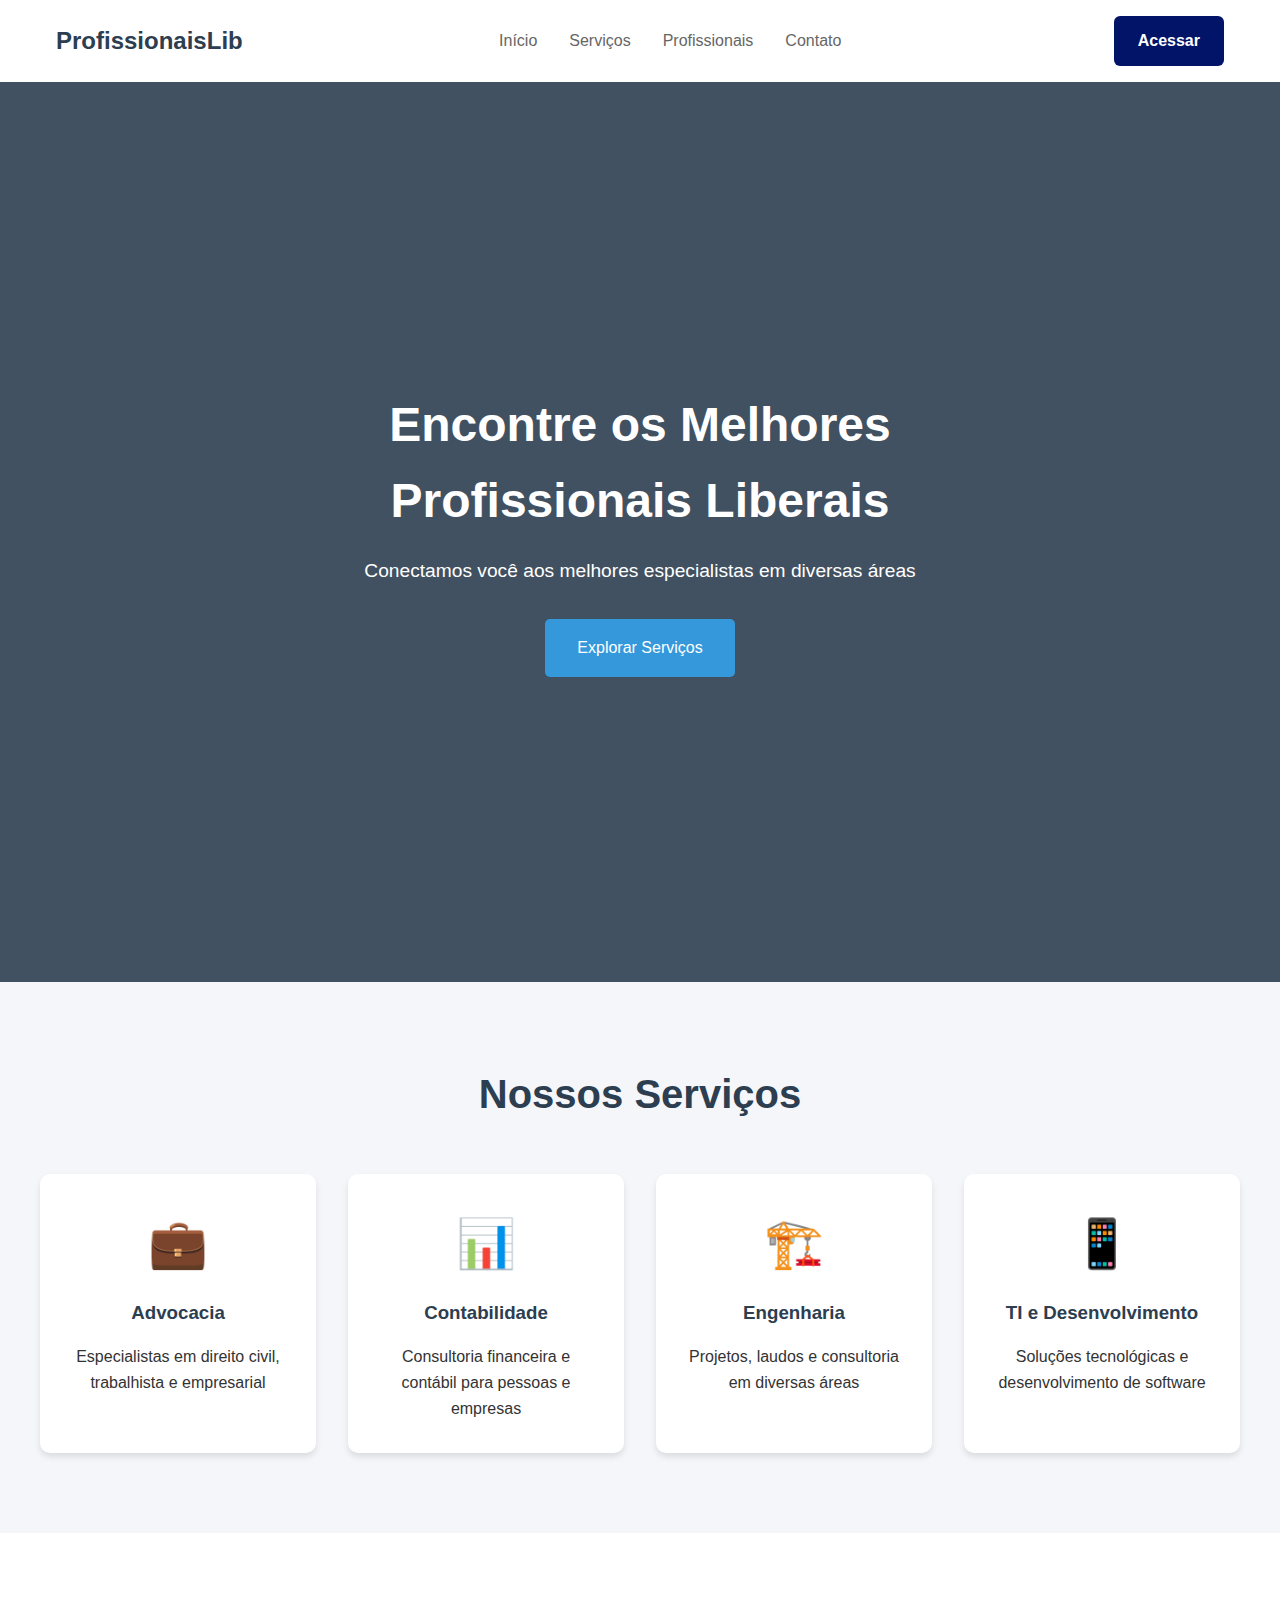
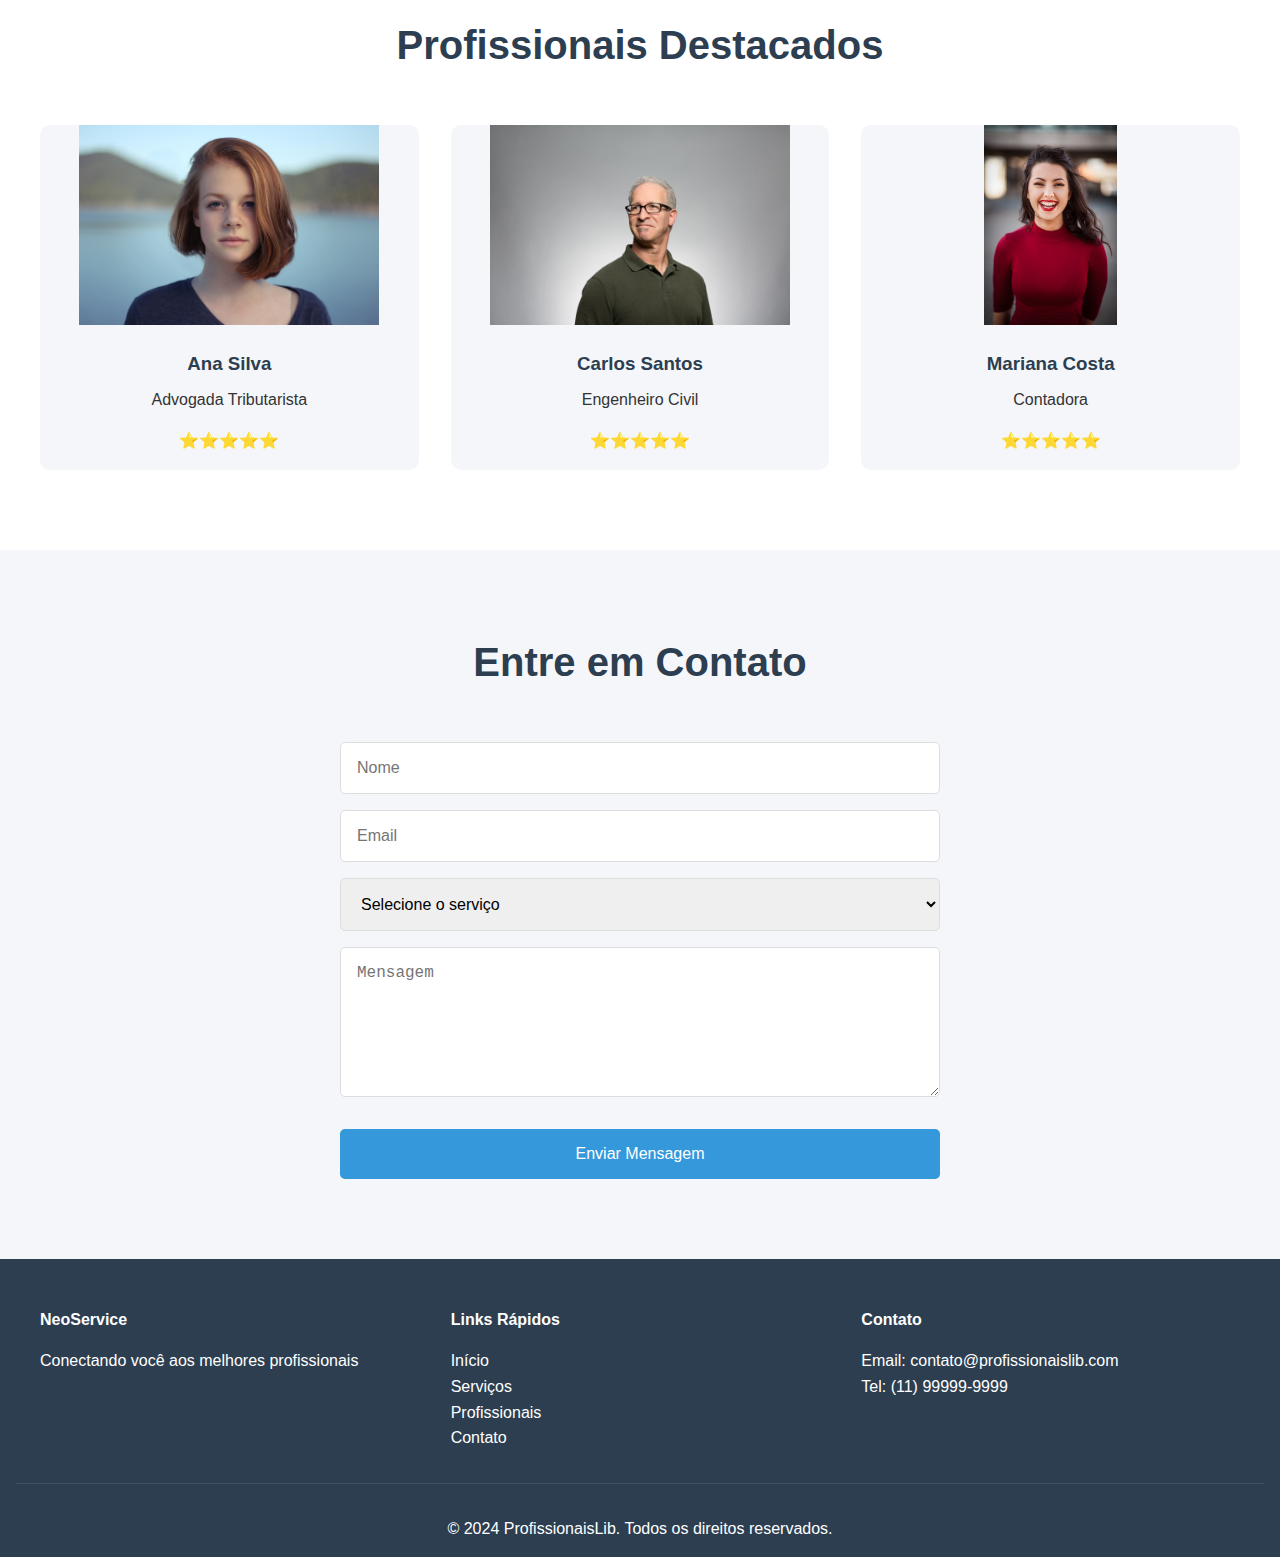
<file: Front/Projeto/index.html>
<!DOCTYPE html>
<html lang="pt-BR">
<head>
    <meta charset="UTF-8">
    <meta name="viewport" content="width=device-width, initial-scale=1.0">
    <title>Profissionais Liberais - Encontre os Melhores Especialistas</title>
    <link rel="stylesheet" href="style.css">
</head>
<body>
        <nav class="nav">
            <div class="logo">ProfissionaisLib</div>
            <ul class="nav-links">
                <li><a href="#inicio">Início</a></li>
                <li><a href="#servicos">Serviços</a></li>
                <li><a href="#profissionais">Profissionais</a></li>
                <li><a href="#contato">Contato</a></li>
            </ul>
            <!-- Botão Acessar adicionado -->
            <a href="validacao.html" class="btn-acessar">Acessar</a>
        </nav>
    </header>

    <main>
        <section id="inicio" class="hero">
            <div class="hero-content">
                <h1>Encontre os Melhores Profissionais Liberais</h1>
                <p>Conectamos você aos melhores especialistas em diversas áreas</p>
                <a href="#servicos" class="cta-button">Explorar Serviços</a>
            </div>
        </section>

        <section id="servicos" class="services">
            <h2>Nossos Serviços</h2>
            <div class="services-grid">
                <a href="registro-advocacia.html" class="service-card">
                    <div class="service-icon">💼</div>
                    <h3>Advocacia</h3>
                    <p>Especialistas em direito civil, trabalhista e empresarial</p>
                </a>
                <a href="registro-contabilidade.html" class="service-card">
                    <div class="service-icon">📊</div>
                    <h3>Contabilidade</h3>
                    <p>Consultoria financeira e contábil para pessoas e empresas</p>
                </a>
                <a href="registro-engenharia.html" class="service-card">
                    <div class="service-icon">🏗️</div>
                    <h3>Engenharia</h3>
                    <p>Projetos, laudos e consultoria em diversas áreas</p>
                </a>
                <a href="registro-ti.html" class="service-card">
                    <div class="service-icon">📱</div>
                    <h3>TI e Desenvolvimento</h3>
                    <p>Soluções tecnológicas e desenvolvimento de software</p>
                </a>
            </div>
        </section>

        <section id="profissionais" class="professionals">
            <h2>Profissionais Destacados</h2>
            <div class="professionals-grid">
                <div class="professional-card">
                    <img src="/Front/imgs/ana.png" alt="Ana Silva" class="professional-image">
                    <h3>Ana Silva</h3>
                    <p>Advogada Tributarista</p>
                    <div class="rating">⭐⭐⭐⭐⭐</div>
                </div>
                <div class="professional-card">
                    <img src="/Front/imgs/carlos.png" alt="Carlos Santos" class="professional-image">
                    <h3>Carlos Santos</h3>
                    <p>Engenheiro Civil</p>
                    <div class="rating">⭐⭐⭐⭐⭐</div>
                </div>
                <div class="professional-card">
                    <img src="/Front/imgs/maria.png" alt="Mariana Costa" class="professional-image">
                    <h3>Mariana Costa</h3>
                    <p>Contadora</p>
                    <div class="rating">⭐⭐⭐⭐⭐</div>
                </div>
            </div>
        </section>
        

        <section id="contato" class="contact">
            <h2>Entre em Contato</h2>
            <div class="contact-container">
                <form class="contact-form">
                    <input type="text" placeholder="Nome" required>
                    <input type="email" placeholder="Email" required>
                    <select required>
                        <option value="">Selecione o serviço</option>
                        <option value="advocacia">Advocacia</option>
                        <option value="contabilidade">Contabilidade</option>
                        <option value="engenharia">Engenharia</option>
                        <option value="ti">TI e Desenvolvimento</option>
                    </select>
                    <textarea placeholder="Mensagem" required></textarea>
                    <button type="submit" class="submit-button">Enviar Mensagem</button>
                </form>
            </div>
        </section>
        


    </main>

    <footer class="footer">
        <div class="footer-content">
            <div class="footer-section">
                <h4>NeoService</h4>
                <p>Conectando você aos melhores profissionais</p>
            </div>
            <div class="footer-section">
                <h4>Links Rápidos</h4>
                <ul>
                    <li><a href="#inicio">Início</a></li>
                    <li><a href="#servicos">Serviços</a></li>
                    <li><a href="#profissionais">Profissionais</a></li>
                    <li><a href="#contato">Contato</a></li>
                </ul>
            </div>
            <div class="footer-section">
                <h4>Contato</h4>
                <p>Email: contato@profissionaislib.com</p>
                <p>Tel: (11) 99999-9999</p>
            </div>
        </div>
        <div class="footer-bottom">
            <p>&copy; 2024 ProfissionaisLib. Todos os direitos reservados.</p>
        </div>
    </footer>
</body>
</html>
</file>
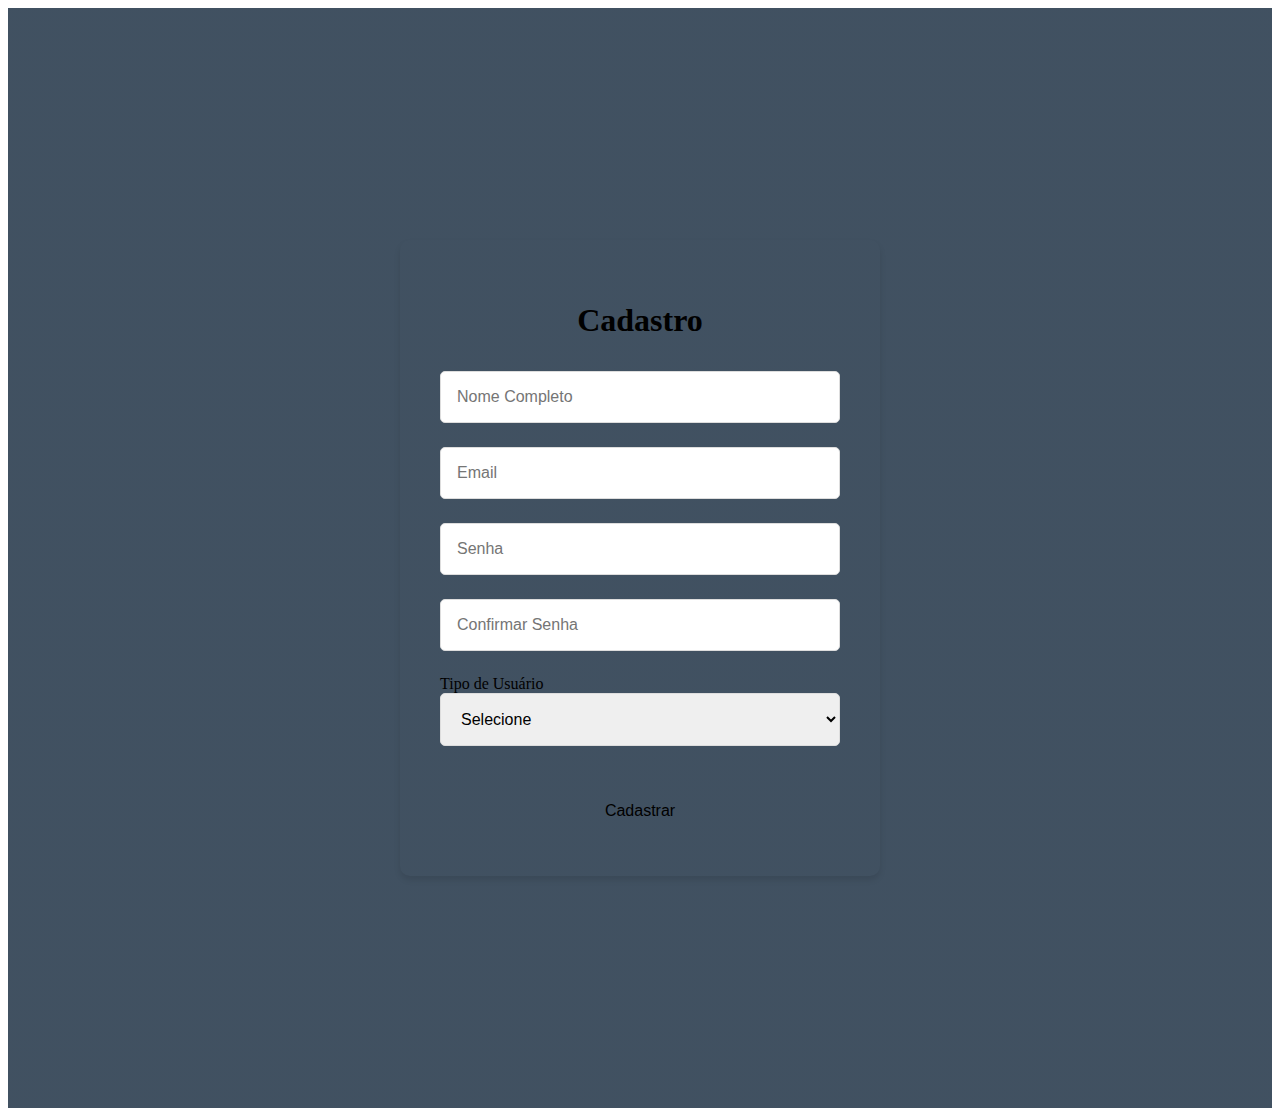
<file: Front/Projeto/cadastro.html>
<!DOCTYPE html>
<html lang="pt-BR">
<head>
    <meta charset="UTF-8">
    <meta name="viewport" content="width=device-width, initial-scale=1.0">
    <title>Cadastro - Profissionais Liberais</title>
    <link rel="stylesheet" href="cadastro.css">
</head>
<body>

    <div class="cadastro-page">
        <div class="cadastro-container">
            <h1>Cadastro</h1>
            <form id="cadastroForm" class="cadastro-form">
                <div class="form-group">
                    <input type="text" id="nome" placeholder="Nome Completo" required>
                </div>
                <div class="form-group">
                    <input type="email" id="email" placeholder="Email" required>
                </div>
                <div class="form-group">
                    <input type="password" id="senha" placeholder="Senha" required>
                    <div id="senhaError" class="error-message">A senha deve ter pelo menos 8 caracteres, 1 número e 1 letra maiúscula.</div>
                </div>
                <div class="form-group">
                    <input type="password" id="confirmSenha" placeholder="Confirmar Senha" required>
                    <div id="confirmSenhaError" class="error-message">As senhas não coincidem.</div>
                </div>

                <!-- Opção para escolher se é Profissional ou Cliente -->
                <div class="form-group">
                    <label for="tipoUsuario">Tipo de Usuário</label>
                    <select id="tipoUsuario" required>
                        <option value="">Selecione</option>
                        <option value="profissional">Profissional</option>
                        <option value="cliente">Cliente</option>
                    </select>
                </div>

                <button type="submit" class="submit-button">Cadastrar</button>
            </form>
        </div>
    </div>

    <script>
        document.getElementById("cadastroForm").addEventListener("submit", function(event) {
            event.preventDefault(); // Previne o envio do formulário

            const senha = document.getElementById("senha").value;
            const confirmSenha = document.getElementById("confirmSenha").value;
            const senhaError = document.getElementById("senhaError");
            const confirmSenhaError = document.getElementById("confirmSenhaError");
            const tipoUsuario = document.getElementById("tipoUsuario").value;

            // Expressão regular para validar a senha
            const regex = /^(?=.*\d)(?=.*[a-z])(?=.*[A-Z]).{8,}$/;

            // Validando a senha
            if (!regex.test(senha)) {
                senhaError.style.display = "block"; // Exibe a mensagem de erro
            } else {
                senhaError.style.display = "none"; // Oculta a mensagem de erro
            }

            // Verifica se as senhas coincidem
            if (senha !== confirmSenha) {
                confirmSenhaError.style.display = "block"; // Exibe a mensagem de erro
            } else {
                confirmSenhaError.style.display = "none"; // Oculta a mensagem de erro
            }

            // Verifica se o tipo de usuário foi selecionado
            if (!tipoUsuario) {
                alert("Por favor, selecione o tipo de usuário.");
                return;
            }

            // Se todas as validações passarem
            if (regex.test(senha) && senha === confirmSenha && tipoUsuario) {
                alert("Cadastro realizado com sucesso!");
                // Aqui você pode adicionar código para enviar o formulário ou realizar outras ações
                // Por exemplo, redirecionar para a página de login:
                window.location.href = "login.html";  // Redireciona para a página de login
            }
        });
    </script>

</body>
</html>
</file>
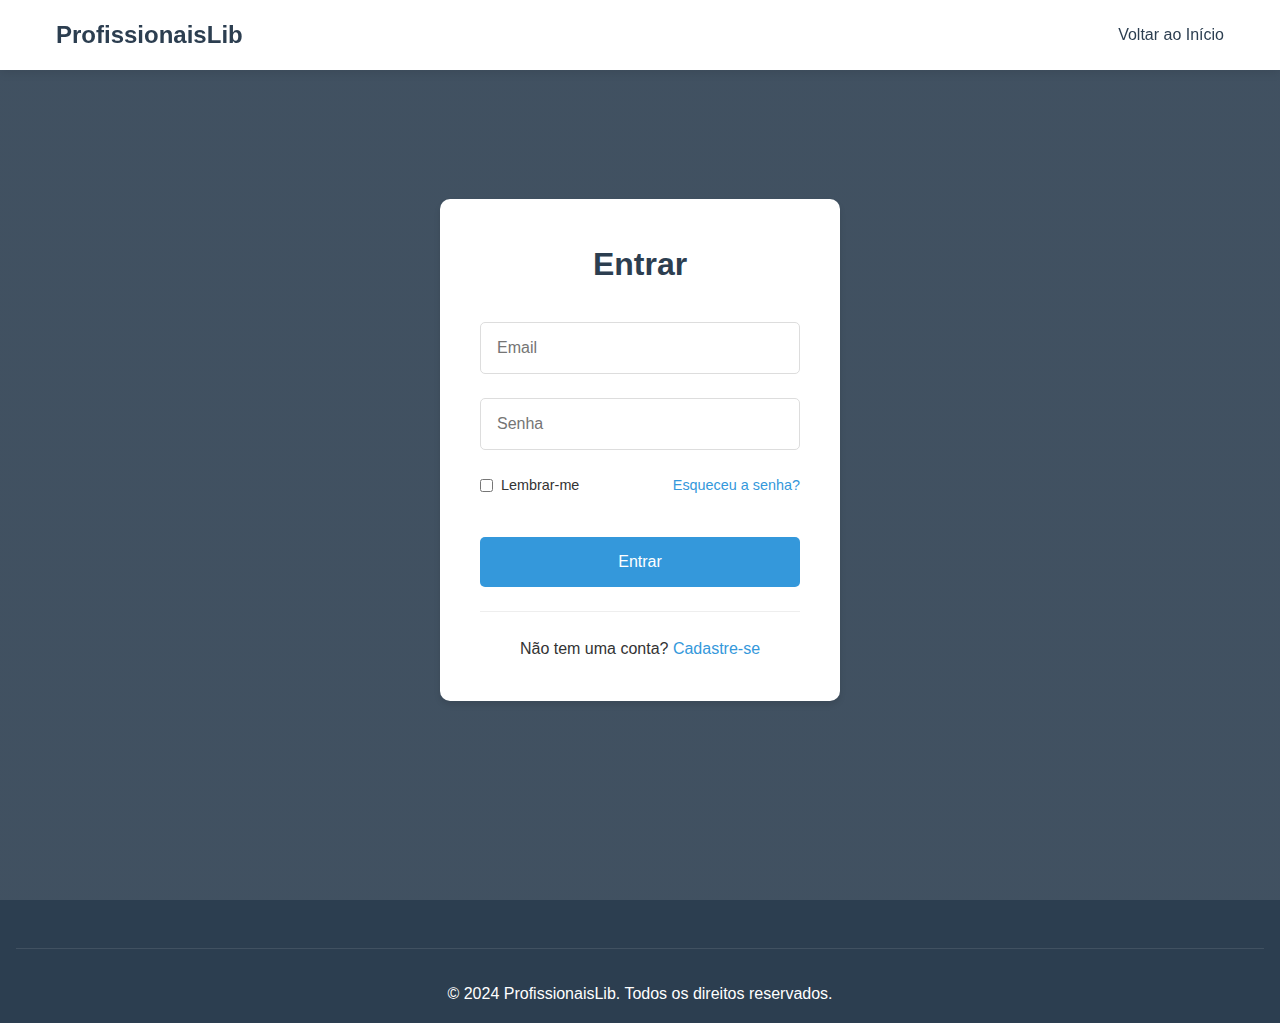
<file: Front/Projeto/login.html>
<!DOCTYPE html>
<html lang="pt-BR">
<head>
    <meta charset="UTF-8">
    <meta name="viewport" content="width=device-width, initial-scale=1.0">
    <title>Login - ProfissionaisLib</title>
    <link rel="stylesheet" href="style.css">
</head>
<body>
    <header class="header">
        <nav class="nav-container">
            <div class="logo">ProfissionaisLib</div>
            <ul class="nav-menu">
                <li><a href="index.html">Voltar ao Início</a></li>
            </ul>
        </nav>
    </header>

    <main class="login-page">
        <div class="login-container">
            <h1>Entrar</h1>
            <form class="login-form">
                <div class="form-group">
                    <input type="email" placeholder="Email" required>
                </div>
                <div class="form-group">
                    <input type="password" placeholder="Senha" required>
                </div>
                <div class="form-options">
                    <label class="remember-me">
                        <input type="checkbox">
                        <span>Lembrar-me</span>
                    </label>
                    <a href="#" class="forgot-password">Esqueceu a senha?</a>
                </div>
                <button type="submit" class="submit-button">Entrar</button>
            </form>
            <div class="register-link">
                <p>Não tem uma conta? <a href="#" class="accent-link">Cadastre-se</a></p>
            </div>
        </div>
    </main>

    <footer class="footer">
        <div class="footer-bottom">
            <p>&copy; 2024 ProfissionaisLib. Todos os direitos reservados.</p>
        </div>
    </footer>
</body>
</html>
</file>
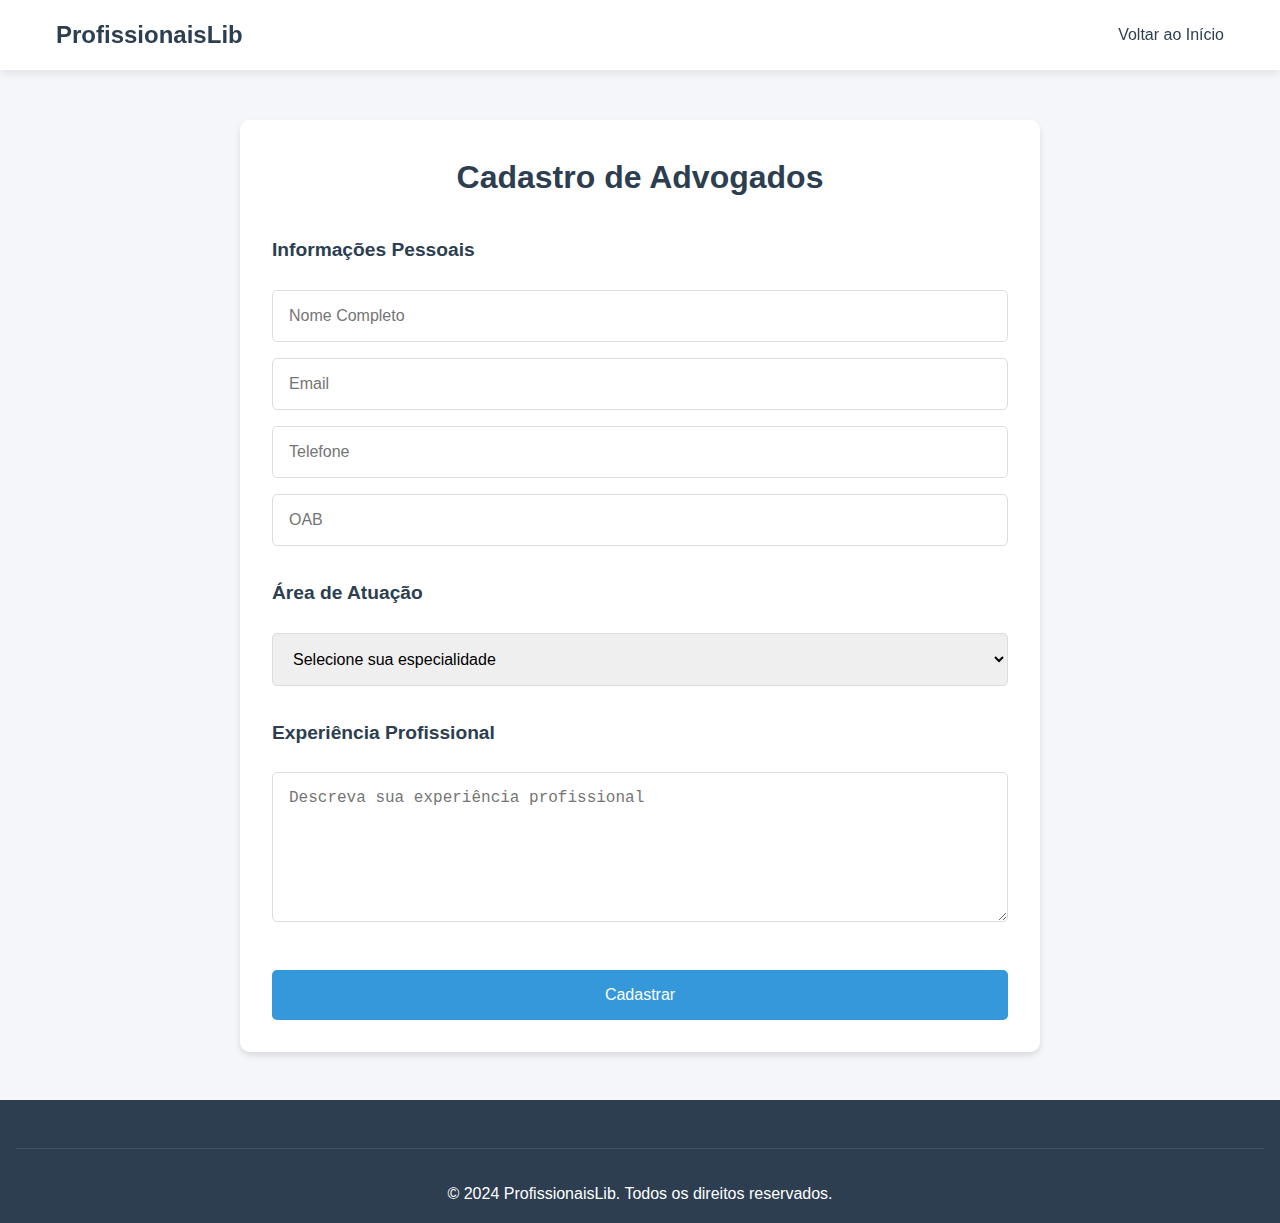
<file: Front/Projeto/registro-advocacia.html>
<!DOCTYPE html>
<html lang="pt-BR">
<head>
    <meta charset="UTF-8">
    <meta name="viewport" content="width=device-width, initial-scale=1.0">
    <title>Registro de Advogados - ProfissionaisLib</title>
    <link rel="stylesheet" href="style.css">
</head>
<body>
    <header class="header">
        <nav class="nav-container">
            <div class="logo">ProfissionaisLib</div>
            <ul class="nav-menu">
                <li><a href="index.html">Voltar ao Início</a></li>
            </ul>
        </nav>
    </header>

    <main class="registration-page">
        <section class="registration-form-section">
            <h1>Cadastro de Advogados</h1>
            <form class="registration-form">
                <div class="form-group">
                    <h2>Informações Pessoais</h2>
                    <input type="text" placeholder="Nome Completo" required>
                    <input type="email" placeholder="Email" required>
                    <input type="tel" placeholder="Telefone" required>
                    <input type="text" placeholder="OAB" required>
                </div>

                <div class="form-group">
                    <h2>Área de Atuação</h2>
                    <select required>
                        <option value="">Selecione sua especialidade</option>
                        <option value="civil">Direito Civil</option>
                        <option value="trabalhista">Direito Trabalhista</option>
                        <option value="empresarial">Direito Empresarial</option>
                        <option value="tributario">Direito Tributário</option>
                        <option value="penal">Direito Penal</option>
                    </select>
                </div>

                <div class="form-group">
                    <h2>Experiência Profissional</h2>
                    <textarea placeholder="Descreva sua experiência profissional" required></textarea>
                </div>

                <button type="submit" class="submit-button">Cadastrar</button>
            </form>
        </section>
    </main>

    <footer class="footer">
        <div class="footer-bottom">
            <p>&copy; 2024 ProfissionaisLib. Todos os direitos reservados.</p>
        </div>
    </footer>
</body>
</html>
</file>
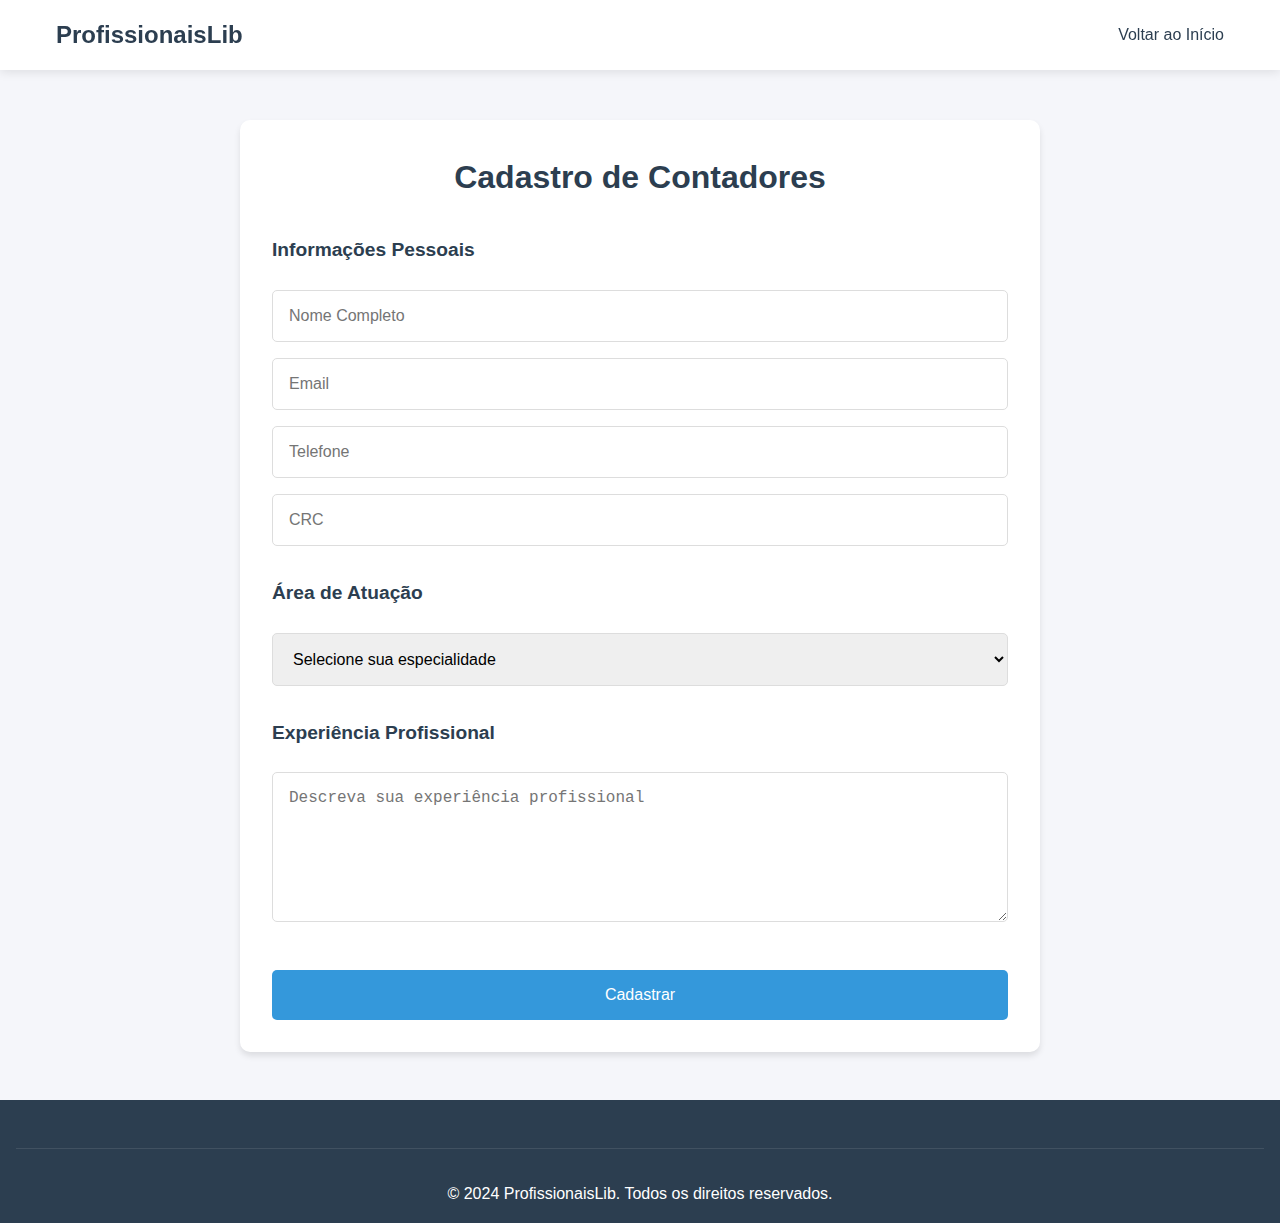
<file: Front/Projeto/registro-contabilidade.html>
<!DOCTYPE html>
<html lang="pt-BR">
<head>
    <meta charset="UTF-8">
    <meta name="viewport" content="width=device-width, initial-scale=1.0">
    <title>Registro de Contadores - ProfissionaisLib</title>
    <link rel="stylesheet" href="style.css">
</head>
<body>
    <header class="header">
        <nav class="nav-container">
            <div class="logo">ProfissionaisLib</div>
            <ul class="nav-menu">
                <li><a href="index.html">Voltar ao Início</a></li>
            </ul>
        </nav>
    </header>

    <main class="registration-page">
        <section class="registration-form-section">
            <h1>Cadastro de Contadores</h1>
            <form class="registration-form">
                <div class="form-group">
                    <h2>Informações Pessoais</h2>
                    <input type="text" placeholder="Nome Completo" required>
                    <input type="email" placeholder="Email" required>
                    <input type="tel" placeholder="Telefone" required>
                    <input type="text" placeholder="CRC" required>
                </div>

                <div class="form-group">
                    <h2>Área de Atuação</h2>
                    <select required>
                        <option value="">Selecione sua especialidade</option>
                        <option value="contabil">Contabilidade Geral</option>
                        <option value="fiscal">Consultoria Fiscal</option>
                        <option value="tributaria">Consultoria Tributária</option>
                        <option value="auditoria">Auditoria</option>
                        <option value="custos">Contabilidade de Custos</option>
                    </select>
                </div>

                <div class="form-group">
                    <h2>Experiência Profissional</h2>
                    <textarea placeholder="Descreva sua experiência profissional" required></textarea>
                </div>

                <button type="submit" class="submit-button">Cadastrar</button>
            </form>
        </section>
    </main>

    <footer class="footer">
        <div class="footer-bottom">
            <p>&copy; 2024 ProfissionaisLib. Todos os direitos reservados.</p>
        </div>
    </footer>
</body>
</html>
</file>
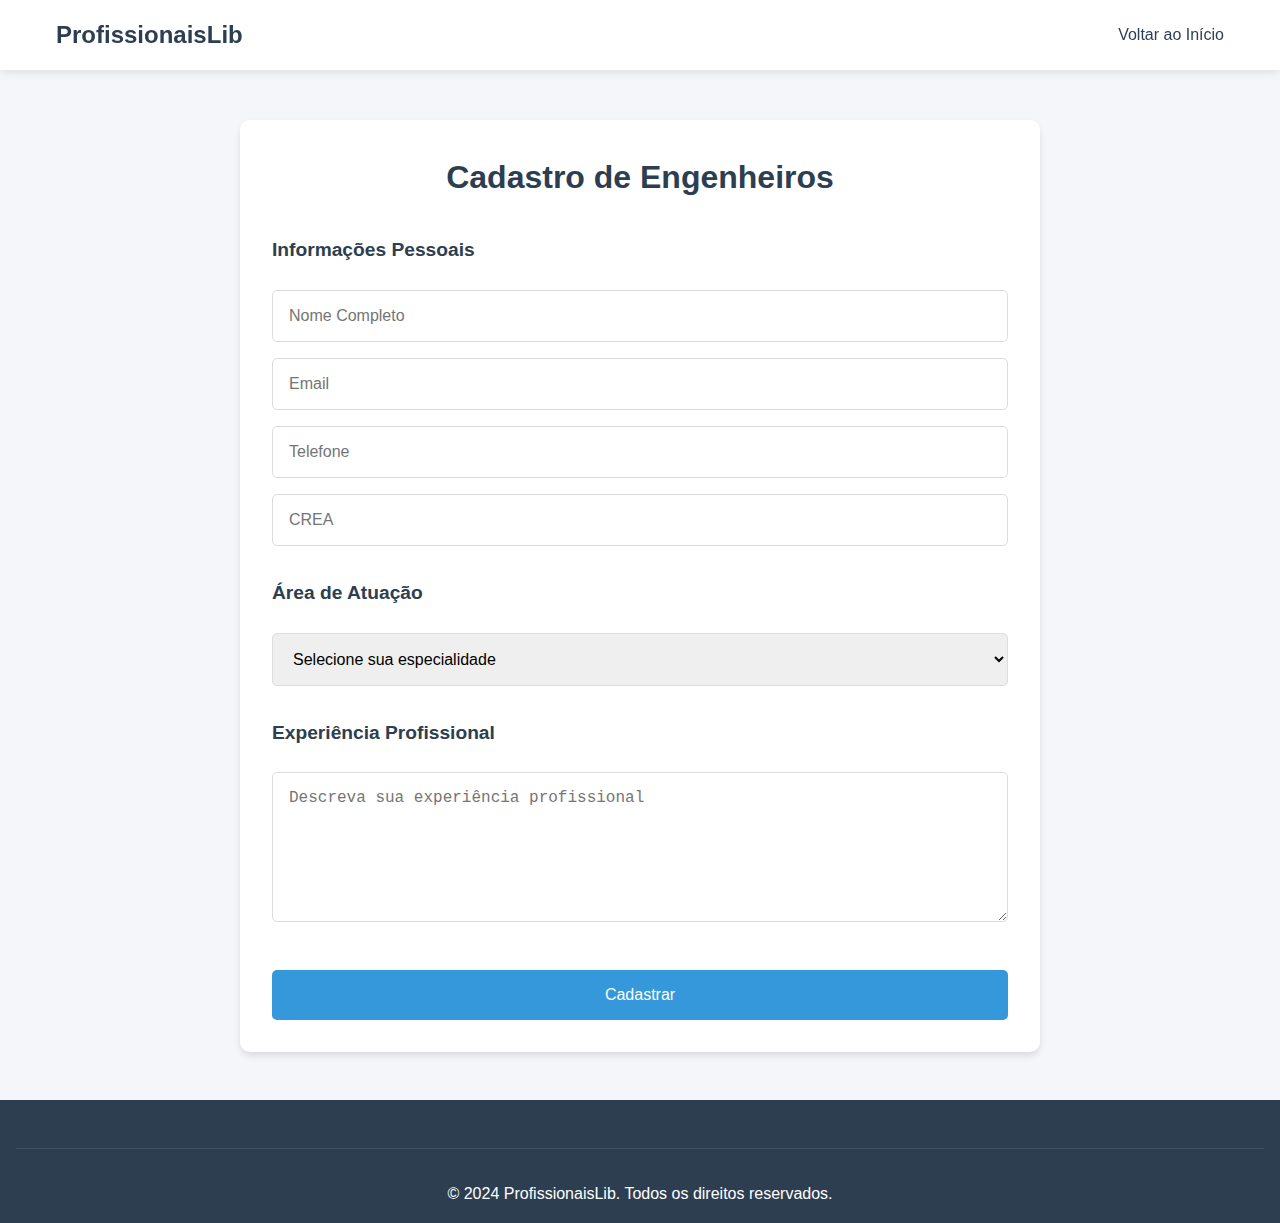
<file: Front/Projeto/registro-engenharia.html>
<!DOCTYPE html>
<html lang="pt-BR">
<head>
    <meta charset="UTF-8">
    <meta name="viewport" content="width=device-width, initial-scale=1.0">
    <title>Registro de Engenheiros - ProfissionaisLib</title>
    <link rel="stylesheet" href="style.css">
</head>
<body>
    <header class="header">
        <nav class="nav-container">
            <div class="logo">ProfissionaisLib</div>
            <ul class="nav-menu">
                <li><a href="index.html">Voltar ao Início</a></li>
            </ul>
        </nav>
    </header>

    <main class="registration-page">
        <section class="registration-form-section">
            <h1>Cadastro de Engenheiros</h1>
            <form class="registration-form">
                <div class="form-group">
                    <h2>Informações Pessoais</h2>
                    <input type="text" placeholder="Nome Completo" required>
                    <input type="email" placeholder="Email" required>
                    <input type="tel" placeholder="Telefone" required>
                    <input type="text" placeholder="CREA" required>
                </div>

                <div class="form-group">
                    <h2>Área de Atuação</h2>
                    <select required>
                        <option value="">Selecione sua especialidade</option>
                        <option value="civil">Engenharia Civil</option>
                        <option value="eletrica">Engenharia Elétrica</option>
                        <option value="mecanica">Engenharia Mecânica</option>
                        <option value="producao">Engenharia de Produção</option>
                        <option value="ambiental">Engenharia Ambiental</option>
                    </select>
                </div>

                <div class="form-group">
                    <h2>Experiência Profissional</h2>
                    <textarea placeholder="Descreva sua experiência profissional" required></textarea>
                </div>

                <button type="submit" class="submit-button">Cadastrar</button>
            </form>
        </section>
    </main>

    <footer class="footer">
        <div class="footer-bottom">
            <p>&copy; 2024 ProfissionaisLib. Todos os direitos reservados.</p>
        </div>
    </footer>
</body>
</html>
</file>
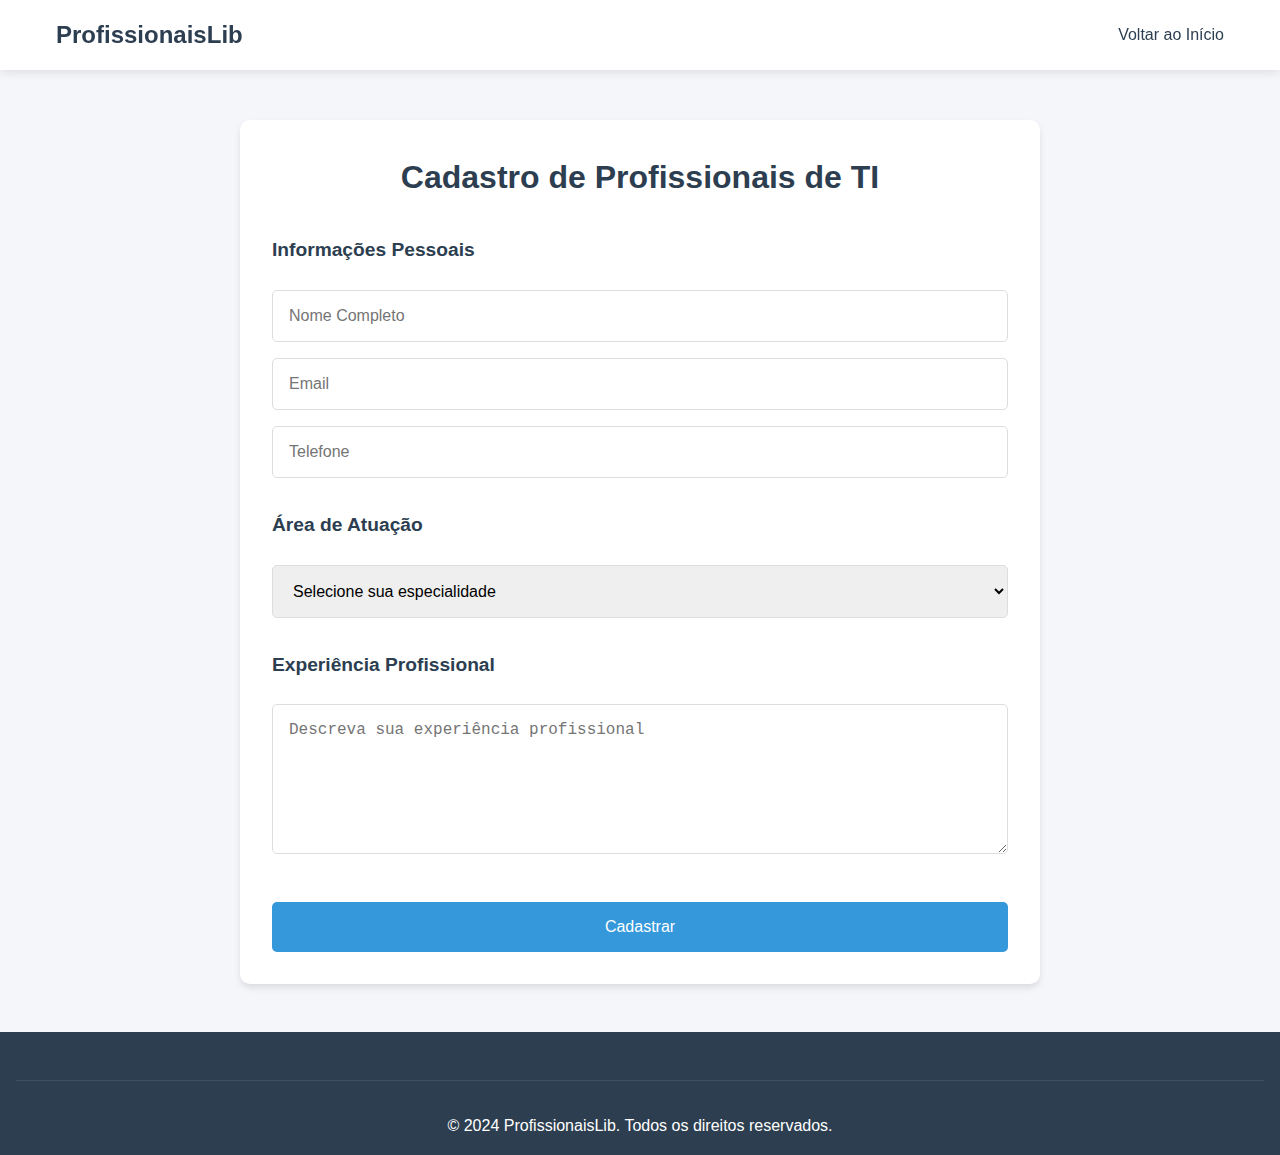
<file: Front/Projeto/registro-ti.html>
<!DOCTYPE html>
<html lang="pt-BR">
<head>
    <meta charset="UTF-8">
    <meta name="viewport" content="width=device-width, initial-scale=1.0">
    <title>Registro de Profissionais de TI - ProfissionaisLib</title>
    <link rel="stylesheet" href="style.css">
</head>
<body>
    <header class="header">
        <nav class="nav-container">
            <div class="logo">ProfissionaisLib</div>
            <ul class="nav-menu">
                <li><a href="index.html">Voltar ao Início</a></li>
            </ul>
        </nav>
    </header>

    <main class="registration-page">
        <section class="registration-form-section">
            <h1>Cadastro de Profissionais de TI</h1>
            <form class="registration-form">
                <div class="form-group">
                    <h2>Informações Pessoais</h2>
                    <input type="text" placeholder="Nome Completo" required>
                    <input type="email" placeholder="Email" required>
                    <input type="tel" placeholder="Telefone" required>
                </div>

                <div class="form-group">
                    <h2>Área de Atuação</h2>
                    <select required>
                        <option value="">Selecione sua especialidade</option>
                        <option value="desenvolvimento">Desenvolvimento de Software</option>
                        <option value="frontend">Desenvolvimento Frontend</option>
                        <option value="backend">Desenvolvimento Backend</option>
                        <option value="mobile">Desenvolvimento Mobile</option>
                        <option value="devops">DevOps</option>
                        <option value="dados">Ciência de Dados</option>
                    </select>
                </div>

                <div class="form-group">
                    <h2>Experiência Profissional</h2>
                    <textarea placeholder="Descreva sua experiência profissional" required></textarea>
                </div>

                <button type="submit" class="submit-button">Cadastrar</button>
            </form>
        </section>
    </main>

    <footer class="footer">
        <div class="footer-bottom">
            <p>&copy; 2024 ProfissionaisLib. Todos os direitos reservados.</p>
        </div>
    </footer>
</body>
</html>
</file>
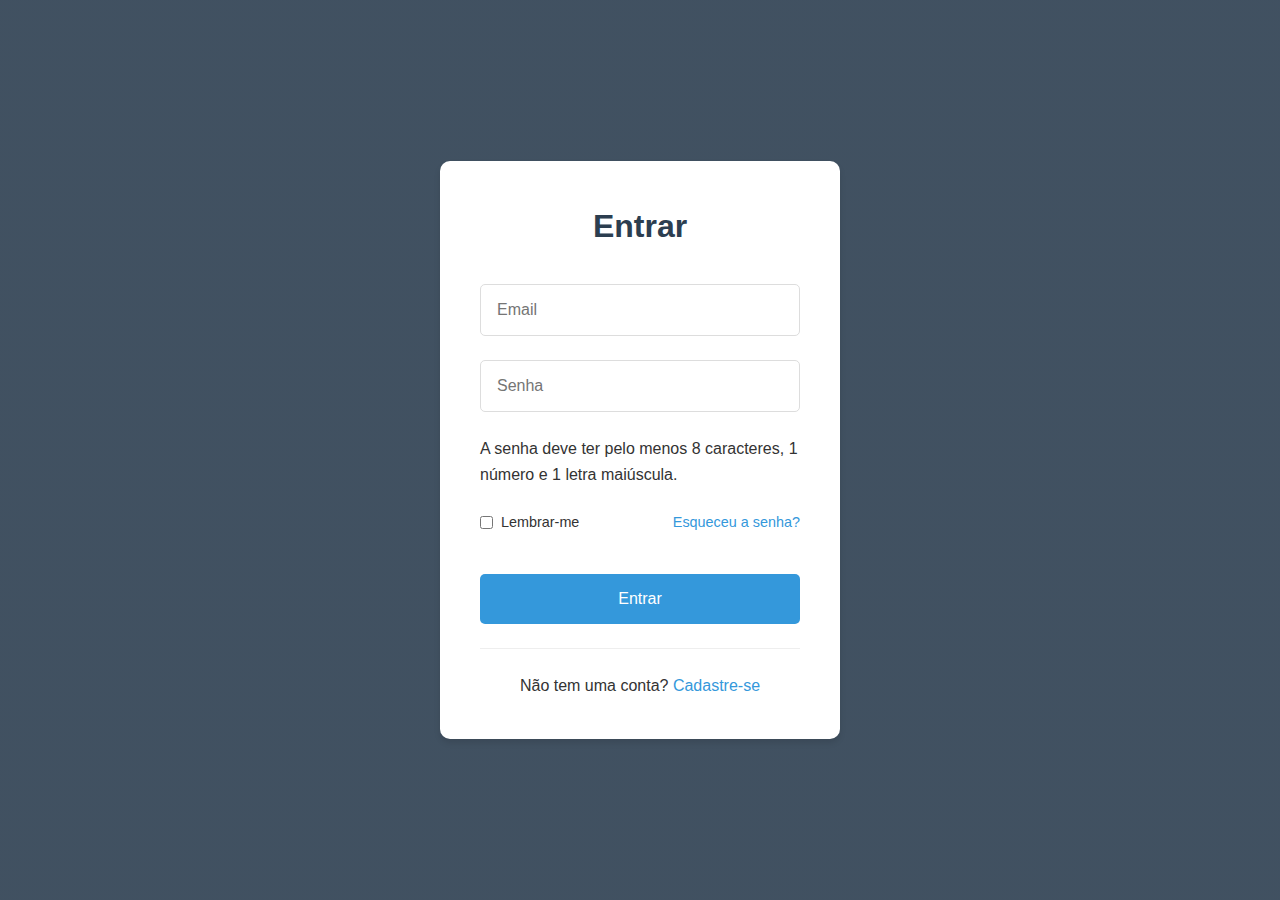
<file: Front/Projeto/validacao.html>
<!DOCTYPE html>
<html lang="pt-BR">
<head>
    <meta charset="UTF-8">
    <meta name="viewport" content="width=device-width, initial-scale=1.0">
    <title>Login - ProfissionaisLib</title>
    <link rel="stylesheet" href="style.css">
</head>
<body>

    <div class="login-page">
        <div class="login-container">
            <h1>Entrar</h1>
            <form id="loginForm" class="login-form">
                <input type="email" id="email" placeholder="Email" required>
                <input type="password" id="senha" placeholder="Senha" required>
                
                <!-- Mensagem de erro de senha -->
                <div id="senhaError" class="error-message">A senha deve ter pelo menos 8 caracteres, 1 número e 1 letra maiúscula.</div>
                
                <div class="form-options">
                    <div class="remember-me">
                        <input type="checkbox" id="rememberMe">
                        <label for="rememberMe">Lembrar-me</label>
                    </div>
                    <a href="#" class="forgot-password">Esqueceu a senha?</a>
                </div>
                <button type="submit" class="submit-button">Entrar</button>
            </form>
            <div class="register-link">
                <p>Não tem uma conta? <a href="cadastro.html" class="accent-link">Cadastre-se</a></p>
            </div>
        </div>
    </div>

    <script>
        document.getElementById("loginForm").addEventListener("submit", function(event) {
            event.preventDefault(); // Previne o envio do formulário

            const senha = document.getElementById("senha").value;
            const senhaError = document.getElementById("senhaError");

            // Expressão regular para validar a senha
            const regex = /^(?=.*\d)(?=.*[a-z])(?=.*[A-Z]).{8,}$/;

            // Se a senha não cumprir os requisitos
            if (!regex.test(senha)) {
                senhaError.style.display = "block"; // Exibe a mensagem de erro
            } else {
                senhaError.style.display = "none"; // Oculta a mensagem de erro
                alert("Login realizado com sucesso!");
                // Aqui você pode adicionar código para enviar o formulário ou realizar outras ações
                // Por exemplo, redirecionar para a página principal:
                window.location.href = "index.html";  // Redireciona para a página inicial
            }
        });
    </script>

</body>
</html>
</file>
<file: Front/Projeto/cadastro.css>
/* Página de Cadastro */
.cadastro-page {
    min-height: 100vh;
    display: flex;
    align-items: center;
    justify-content: center;
    padding: 100px 1rem;
    background: linear-gradient(rgba(44, 62, 80, 0.9), rgba(44, 62, 80, 0.9)),
                url('https://images.unsplash.com/photo-1454165804606-c3d57bc86b40?ixlib=rb-1.2.1&auto=format&fit=crop&w=1950&q=80');
    background-size: cover;
    background-position: center;
}

.cadastro-container {
    background-color: var(--white);
    padding: 2.5rem;
    border-radius: 10px;
    box-shadow: 0 4px 6px rgba(0, 0, 0, 0.1);
    width: 100%;
    max-width: 400px;
}

.cadastro-container h1 {
    text-align: center;
    color: var(--primary-color);
    margin-bottom: 2rem;
    font-size: 2rem;
}

.cadastro-form {
    display: flex;
    flex-direction: column;
    gap: 1.5rem;
}

.cadastro-form .form-group {
    display: flex;
    flex-direction: column;
}

.cadastro-form input[type="text"],
.cadastro-form input[type="email"],
.cadastro-form input[type="password"],
.cadastro-form select {
    padding: 1rem;
    border: 1px solid #ddd;
    border-radius: 5px;
    font-size: 1rem;
    transition: border-color 0.3s ease;
}

.cadastro-form input:focus, .cadastro-form select:focus {
    outline: none;
    border-color: var(--secondary-color);
}

.error-message {
    color: red;
    font-size: 14px;
    display: none;
}

.submit-button {
    background-color: var(--secondary-color);
    color: var(--white);
    padding: 1rem;
    border: none;
    border-radius: 5px;
    cursor: pointer;
    font-size: 1rem;
    transition: background-color 0.3s ease;
    margin-top: 1rem;
}

.submit-button:hover {
    background-color: #2980b9;
}

/* Responsividade */
@media (max-width: 768px) {
    .cadastro-container {
        width: 90%;
    }

    .cadastro-container h1 {
        font-size: 1.5rem;
    }
}
</file>
<file: Front/Projeto/style.css>
/* Reset e Variáveis */
:root {
    --primary-color: #2c3e50;
    --secondary-color: #3498db;
    --accent-color: #e74c3c;
    --text-color: #333;
    --light-gray: #f5f6fa;
    --dark-gray: #2c3e50;
    --white: #ffffff;
}

* {
    margin: 0;
    padding: 0;
    box-sizing: border-box;
}

body {
    font-family: 'Inter', sans-serif;
    line-height: 1.6;
    color: var(--text-color);
}

/* Estilo para a página de cadastro */
.registration-page {
    padding: 120px 1rem 3rem;
    min-height: 100vh;
    background-color: var(--light-gray);
}

.registration-form-section {
    max-width: 800px;
    margin: 0 auto;
    background-color: var(--white);
    padding: 2rem;
    border-radius: 10px;
    box-shadow: 0 4px 6px rgba(0, 0, 0, 0.1);
}

.registration-form-section h1 {
    text-align: center;
    color: var(--primary-color);
    margin-bottom: 2rem;
    font-size: 2rem;
}

.registration-form {
    display: flex;
    flex-direction: column;
    gap: 2rem;
}

.form-group {
    display: flex;
    flex-direction: column;
    gap: 1rem;
}

.form-group h2 {
    font-size: 1.2rem;
    color: var(--primary-color);
    margin-bottom: 0.5rem;
}

.form-group input,
.form-group select,
.form-group textarea {
    padding: 1rem;
    border: 1px solid #ddd;
    border-radius: 5px;
    font-size: 1rem;
}

.form-group textarea {
    height: 150px;
    resize: vertical;
}

.btn-cadastrar {
    background-color: var(--secondary-color);
    color: var(--white);
    padding: 1rem;
    border: none;
    border-radius: 5px;
    cursor: pointer;
    font-size: 1rem;
    transition: background-color 0.3s ease;
    margin-top: 1rem;
}

.btn-cadastrar:hover {
    background-color: #2980b9;
}

.imgs1 {
    background-image: url('Front/imgs/ana.png');
}
.imgs2 {
    background-image: url('Front/imgs/carlos.png');
}
.imgs3 {
    background-image: url('Front/imgs/maria.png');
}

    


/* Header e Navegação */
.header {
    background-color: var(--white);
    box-shadow: 0 2px 10px rgba(0, 0, 0, 0.1);
    position: fixed;
    width: 100%;
    top: 0;
    z-index: 1000;
}

.nav-container {
    max-width: 1200px;
    margin: 0 auto;
    padding: 1rem;
    display: flex;
    justify-content: space-between;
    align-items: center;
}

.logo {
    font-size: 1.5rem;
    font-weight: bold;
    color: var(--primary-color);
}

.nav-menu {
    display: flex;
    list-style: none;
    gap: 2rem;
}

.nav-menu a {
    text-decoration: none;
    color: var(--primary-color);
    font-weight: 500;
    transition: color 0.3s ease;
}

.nav-menu a:hover {
    color: var(--secondary-color);
}

/* Estilos gerais para o botão */
.btn-acessar {
    background-color: #011468; /* Cor do botão */
    color: white;
    padding: 0.75rem 1.5rem;
    border-radius: 0.375rem;
    font-size: 1rem;
    font-weight: 600;
    cursor: pointer;
    transition: background-color 0.3s ease;
    text-decoration: none; /* Para garantir que o link não tenha sublinhado */
    margin-left: 1rem; /* Espaçamento entre o botão e o link "Contato" */
}

.btn-acessar:hover {
    background-color: #059669; /* Cor do botão ao passar o mouse */
}

/* Certifique-se de que os itens da navbar ficam alinhados */
.nav {
    max-width: 1200px;
    margin: 0 auto;
    padding: 1rem;
    display: flex;
    justify-content: space-between;
    align-items: center;
}

.nav-links {
    display: flex;
    list-style: none;
    gap: 2rem;
}

.nav-links a {
    text-decoration: none;
    color: #666;
    transition: color 0.3s;
}

.nav-links a:hover {
    color: #333;
}

/* Login Page */
.login-page {
    min-height: 100vh;
    display: flex;
    align-items: center;
    justify-content: center;
    padding: 100px 1rem;
    background: linear-gradient(rgba(44, 62, 80, 0.9), rgba(44, 62, 80, 0.9)),
                url('https://images.unsplash.com/photo-1454165804606-c3d57bc86b40?ixlib=rb-1.2.1&auto=format&fit=crop&w=1950&q=80');
    background-size: cover;
    background-position: center;
}

.login-container {
    background-color: var(--white);
    padding: 2.5rem;
    border-radius: 10px;
    box-shadow: 0 4px 6px rgba(0, 0, 0, 0.1);
    width: 100%;
    max-width: 400px;
}

.login-container h1 {
    text-align: center;
    color: var(--primary-color);
    margin-bottom: 2rem;
    font-size: 2rem;
}

.login-form {
    display: flex;
    flex-direction: column;
    gap: 1.5rem;
}

.login-form .form-group {
    display: flex;
    flex-direction: column;
}

.login-form input[type="email"],
.login-form input[type="password"] {
    padding: 1rem;
    border: 1px solid #ddd;
    border-radius: 5px;
    font-size: 1rem;
    transition: border-color 0.3s ease;
}

.login-form input:focus {
    outline: none;
    border-color: var(--secondary-color);
}

.form-options {
    display: flex;
    justify-content: space-between;
    align-items: center;
    font-size: 0.9rem;
}

.remember-me {
    display: flex;
    align-items: center;
    gap: 0.5rem;
    cursor: pointer;
}

.forgot-password {
    color: var(--secondary-color);
    text-decoration: none;
    transition: color 0.3s ease;
}

.forgot-password:hover {
    color: #2980b9;
}

.submit-button {
    background-color: var(--secondary-color);
    color: var(--white);
    padding: 1rem;
    border: none;
    border-radius: 5px;
    cursor: pointer;
    font-size: 1rem;
    transition: background-color 0.3s ease;
    margin-top: 1rem;
}

.submit-button:hover {
    background-color: #2980b9;
}

.register-link {
    text-align: center;
    margin-top: 1.5rem;
    padding-top: 1.5rem;
    border-top: 1px solid #eee;
}

.accent-link {
    color: var(--secondary-color);
    text-decoration: none;
    font-weight: 500;
    transition: color 0.3s ease;
}

.accent-link:hover {
    color: #2980b9;
}

/* Hero Section */
.hero {
    height: 100vh;
    background: linear-gradient(rgba(44, 62, 80, 0.9), rgba(44, 62, 80, 0.9)),
                url('https://images.unsplash.com/photo-1454165804606-c3d57bc86b40?ixlib=rb-1.2.1&auto=format&fit=crop&w=1950&q=80');
    background-size: cover;
    background-position: center;
    display: flex;
    align-items: center;
    justify-content: center;
    text-align: center;
    padding: 0 1rem;
}

.hero-content {
    color: var(--white);
    max-width: 800px;
}

.hero h1 {
    font-size: 3rem;
    margin-bottom: 1rem;
}

.hero p {
    font-size: 1.2rem;
    margin-bottom: 2rem;
}

.cta-button {
    display: inline-block;
    padding: 1rem 2rem;
    background-color: var(--secondary-color);
    color: var(--white);
    text-decoration: none;
    border-radius: 5px;
    transition: background-color 0.3s ease;
}

.cta-button:hover {
    background-color: #2980b9;
}

/* Serviços */
.services {
    padding: 5rem 1rem;
    background-color: var(--light-gray);
}

.services h2 {
    text-align: center;
    margin-bottom: 3rem;
    font-size: 2.5rem;
    color: var(--primary-color);
}

.services-grid {
    display: grid;
    grid-template-columns: repeat(auto-fit, minmax(250px, 1fr));
    gap: 2rem;
    max-width: 1200px;
    margin: 0 auto;
}

.service-card {
    background-color: var(--white);
    padding: 2rem;
    border-radius: 10px;
    text-align: center;
    transition: transform 0.3s ease;
    box-shadow: 0 4px 6px rgba(0, 0, 0, 0.1);
    cursor: pointer;
    text-decoration: none;
    color: inherit;
}

.service-card:hover {
    transform: translateY(-10px);
}

.service-icon {
    font-size: 3rem;
    margin-bottom: 1rem;
}

.service-card h3 {
    color: var(--primary-color);
    margin-bottom: 1rem;
}

/* Profissionais */
.professionals {
    padding: 5rem 1rem;
    background-color: var(--white);
}

.professionals h2 {
    text-align: center;
    margin-bottom: 3rem;
    font-size: 2.5rem;
    color: var(--primary-color);
}

.professionals-grid {
    display: grid;
    grid-template-columns: repeat(auto-fit, minmax(280px, 1fr));
    gap: 2rem;
    max-width: 1200px;
    margin: 0 auto;
}

.professional-card {
    background-color: var(--light-gray);
    border-radius: 10px;
    overflow: hidden;
    text-align: center;
    transition: transform 0.3s ease;
}

.professional-card:hover {
    transform: translateY(-10px);
}

.professional-image {
    height: 200px;
    background-color: #ddd;
    margin-bottom: 1rem;
}

.professional-card h3 {
    color: var(--primary-color);
    margin-bottom: 0.5rem;
}

.rating {
    color: #f1c40f;
    margin: 1rem 0;
}

/* Contato */
.contact {
    padding: 5rem 1rem;
    background-color: var(--light-gray);
}

.contact h2 {
    text-align: center;
    margin-bottom: 3rem;
    font-size: 2.5rem;
    color: var(--primary-color);
}

.contact-container {
    max-width: 600px;
    margin: 0 auto;
}

.contact-form {
    display: flex;
    flex-direction: column;
    gap: 1rem;
}

.contact-form input,
.contact-form select,
.contact-form textarea {
    padding: 1rem;
    border: 1px solid #ddd;
    border-radius: 5px;
    font-size: 1rem;
}

.contact-form textarea {
    height: 150px;
    resize: vertical;
}

.submit-button {
    background-color: var(--secondary-color);
    color: var(--white);
    padding: 1rem;
    border: none;
    border-radius: 5px;
    cursor: pointer;
    font-size: 1rem;
    transition: background-color 0.3s ease;
}

.submit-button:hover {
    background-color: #2980b9;
}

/* Footer */
.footer {
    background-color: var(--dark-gray);
    color: var(--white);
    padding: 3rem 1rem 1rem;
}

.footer-content {
    max-width: 1200px;
    margin: 0 auto;
    display: grid;
    grid-template-columns: repeat(auto-fit, minmax(250px, 1fr));
    gap: 2rem;
    margin-bottom: 2rem;
}

.footer-section h4 {
    margin-bottom: 1rem;
}

.footer-section ul {
    list-style: none;
}

.footer-section a {
    color: var(--white);
    text-decoration: none;
    transition: color 0.3s ease;
}

.footer-section a:hover {
    color: var(--secondary-color);
}

.footer-bottom {
    text-align: center;
    padding-top: 2rem;
    border-top: 1px solid rgba(255, 255, 255, 0.1);
}
</file>
